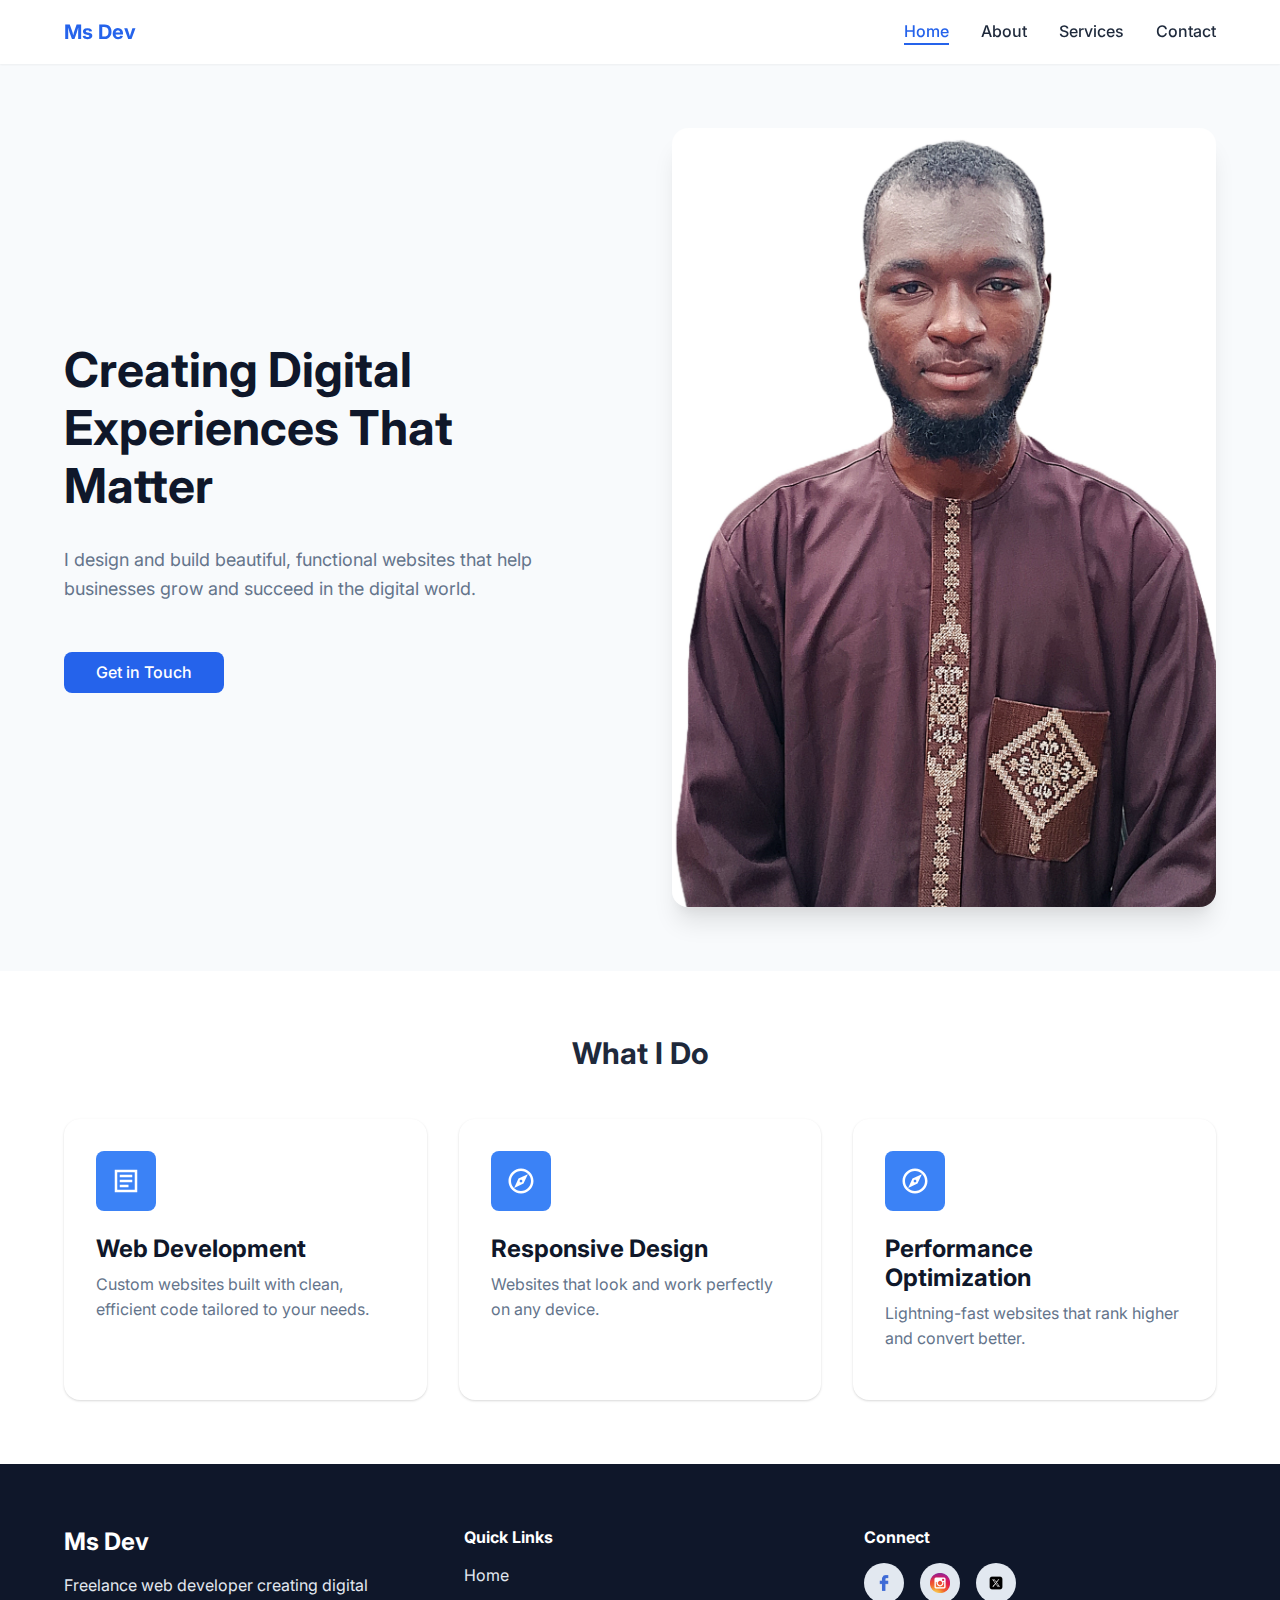
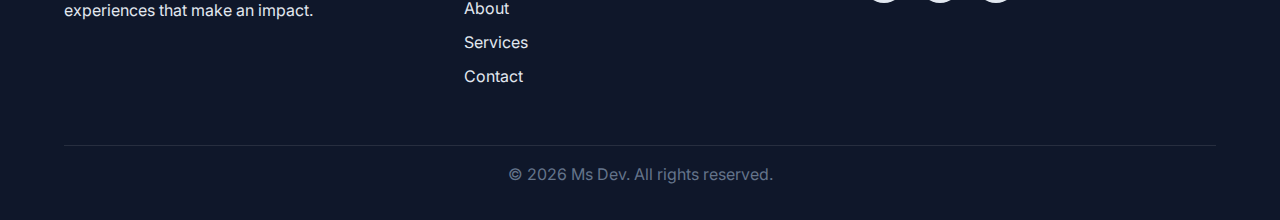
<file: index.html>
<!DOCTYPE html>
<html lang="en">
<head>
    <meta charset="UTF-8">
    <meta name="viewport" content="width=device-width, initial-scale=1.0">
    <title>Ms Dev | Freelance Web Developer</title>
    <meta name="description" content="Professional freelance web developer creating modern, responsive websites">
    <link rel="stylesheet" href="css/style.css">
    <link rel="preconnect" href="https://fonts.googleapis.com">
    <link rel="preconnect" href="https://fonts.gstatic.com" crossorigin>
    <link href="https://fonts.googleapis.com/css2?family=Inter:wght@300;400;500;600;700&display=swap" rel="stylesheet">
</head>
<body>
    <header class="header">
        <div class="container">
            <a href="index.html" class="logo">Ms Dev</a>
            <nav class="nav">
                <button class="menu-toggle" aria-label="Toggle navigation menu">
                    <span class="hamburger"></span>
                </button>
                <ul class="nav-list">
                    <li><a href="index.html" class="active">Home</a></li>
                    <li><a href="about.html">About</a></li>
                    <li><a href="services.html">Services</a></li>
                    <li><a href="contact.html">Contact</a></li>
                </ul>
            </nav>
        </div>
    </header>

    <main>
        <section class="hero">
            <div class="container">
                <div class="hero-content">
                    <h1>Creating Digital Experiences That Matter</h1>
                    <p class="hero-text">I design and build beautiful, functional websites that help businesses grow and succeed in the digital world.</p>
                    <a href="contact.html" class="btn btn-primary">Get in Touch</a>
                </div>
                <div class="hero-image">
                    <img src="assets/images/hero.jpg" alt="Web development illustration" loading="lazy">
                </div>
            </div>
        </section>

        <section class="featured-work">
            <div class="container">
                <h2>What I Do</h2>
                <div class="services-preview">
                    <div class="service-card">
                        <div class="service-icon">
                            <svg viewBox="0 0 24 24" xmlns="http://www.w3.org/2000/svg">
                                <path d="M3 3h18v18H3V3zm16 16V5H5v14h14zM7 7h10v2H7V7zm0 4h10v2H7v-2zm0 4h7v2H7v-2z"/>
                            </svg>
                        </div>
                        <h3>Web Development</h3>
                        <p>Custom websites built with clean, efficient code tailored to your needs.</p>
                    </div>
                    <div class="service-card">
                        <div class="service-icon">
                            <svg viewBox="0 0 24 24" xmlns="http://www.w3.org/2000/svg">
                                <path d="M12 2C6.48 2 2 6.48 2 12s4.48 10 10 10 10-4.48 10-10S17.52 2 12 2zm0 18c-4.41 0-8-3.59-8-8s3.59-8 8-8 8 3.59 8 8-3.59 8-8 8zm-5.5-2.5l7.51-3.49L17.5 6.5 9.99 9.99 6.5 17.5zm5.5-6.6c.61 0 1.1.49 1.1 1.1s-.49 1.1-1.1 1.1-1.1-.49-1.1-1.1.49-1.1 1.1-1.1z"/>
                            </svg>
                        </div>
                        <h3>Responsive Design</h3>
                        <p>Websites that look and work perfectly on any device.</p>
                    </div>
                    <div class="service-card">
                        <div class="service-icon">
                            <svg viewBox="0 0 24 24" xmlns="http://www.w3.org/2000/svg">
                                <path d="M12 2C6.48 2 2 6.48 2 12s4.48 10 10 10 10-4.48 10-10S17.52 2 12 2zm0 18c-4.41 0-8-3.59-8-8s3.59-8 8-8 8 3.59 8 8-3.59 8-8 8zm-5.5-2.5l7.51-3.49L17.5 6.5 9.99 9.99 6.5 17.5zm5.5-6.6c.61 0 1.1.49 1.1 1.1s-.49 1.1-1.1 1.1-1.1-.49-1.1-1.1.49-1.1 1.1-1.1z"/>
                            </svg>
                        </div>
                        <h3>Performance Optimization</h3>
                        <p>Lightning-fast websites that rank higher and convert better.</p>
                    </div>
                </div>
            </div>
        </section>
    </main>

    <footer class="footer">
        <div class="container">
            <div class="footer-content">
                <div class="footer-about">
                    <h3>Ms Dev</h3>
                    <p>Freelance web developer creating digital experiences that make an impact.</p>
                </div>
                <div class="footer-links">
                    <h4>Quick Links</h4>
                    <ul>
                        <li><a href="index.html">Home</a></li>
                        <li><a href="about.html">About</a></li>
                        <li><a href="services.html">Services</a></li>
                        <li><a href="contact.html">Contact</a></li>
                    </ul>
                </div>
                <div class="footer-social">
                    <h4>Connect</h4>
                    <div class="social-icons">
                         <a href="https://www.facebook.com/profile.php?id=100018972619458" target="_blank" aria-label="Facebook">
                            <img src="assets/icons/facebook.png" alt="Facebook icon">
                        </a>
                        <a href="https://www.instagram.com/muhdsmusa_?igsh=YzljYTk1ODg3Zg==" target="_blank" aria-label="Instagram">
                            <img src="assets/icons/instagram.png" alt="Instagram icon">
                        </a>
                        <a href="https://www.instagram.com/muhdsmusa_?igsh=YzljYTk1ODg3Zg==" target="_blank" aria-label="X (formerly Twitter)">
                            <img src="assets/icons/x-png.png" alt="X icon">
                        </a>
                    </div>
                </div>
            </div>
            <div class="footer-bottom">
                <p>&copy; <span id="year"></span> Ms Dev. All rights reserved.</p>
            </div>
        </div>
    </footer>

    <script src="js/script.js"></script>
</body>
</html>
</file>
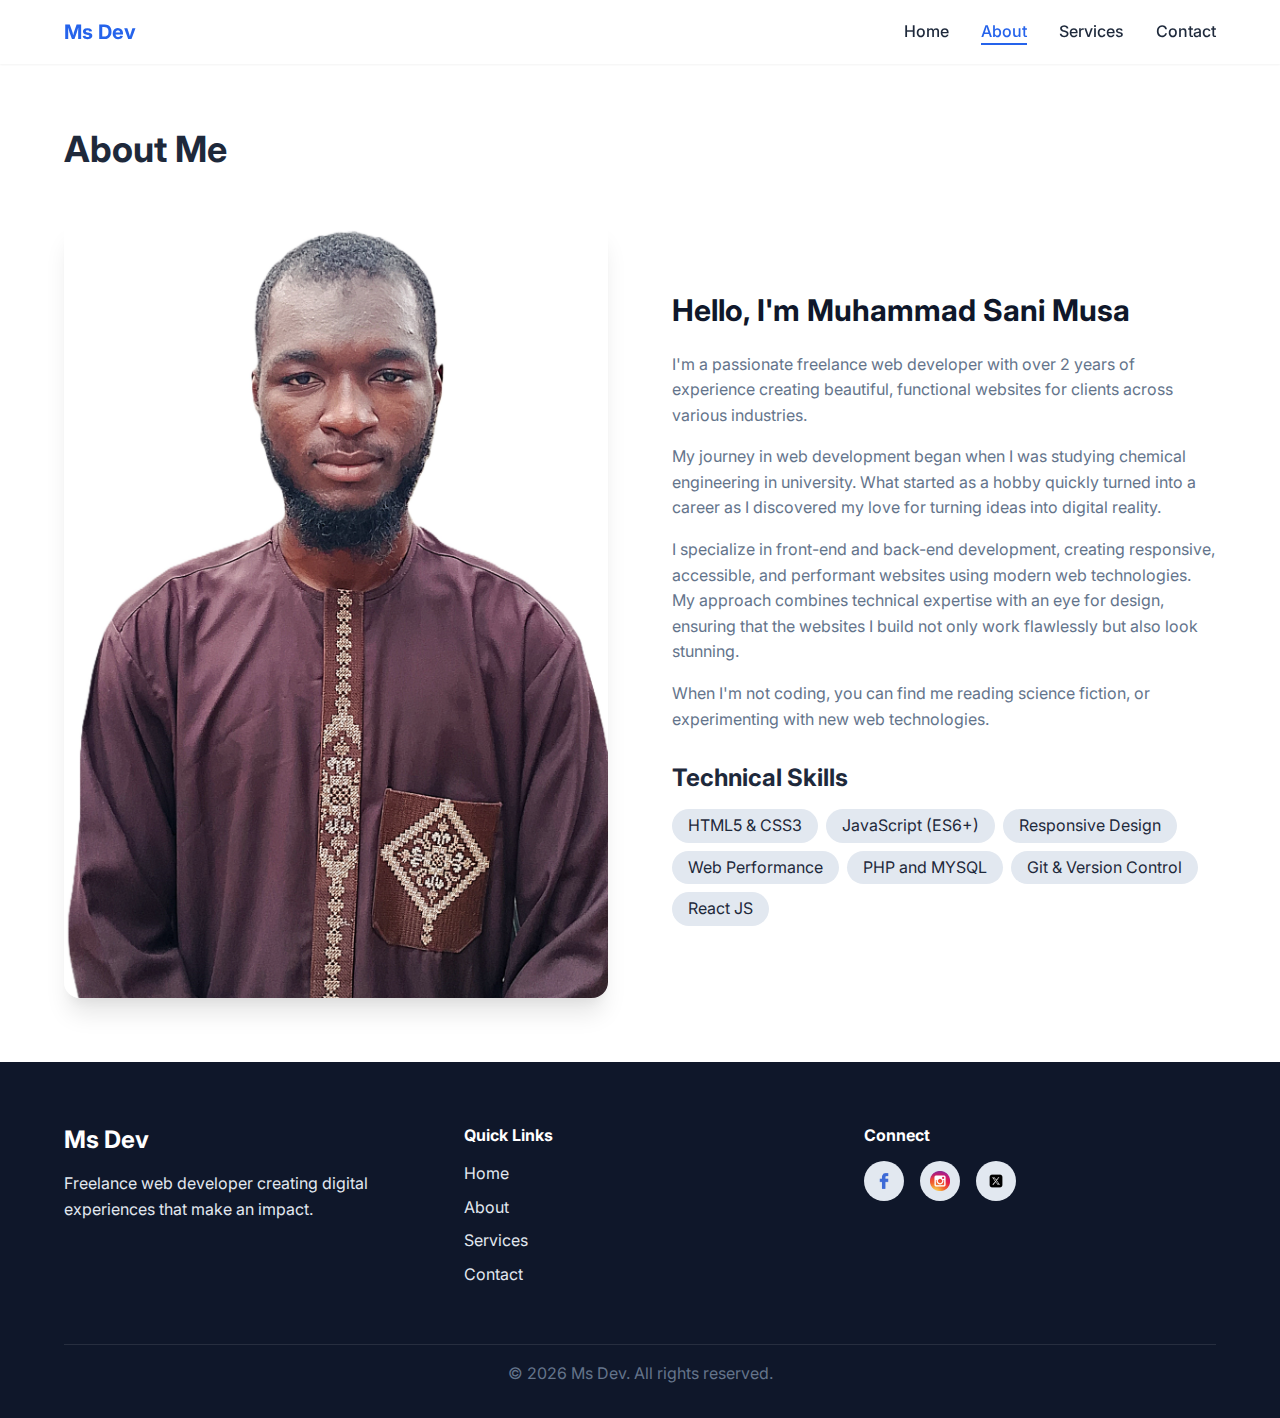
<file: about.html>
<!DOCTYPE html>
<html lang="en">
<head>
    <meta charset="UTF-8">
    <meta name="viewport" content="width=device-width, initial-scale=1.0">
    <title>About Me | Ms Dev - Web Developer</title>
    <meta name="description" content="Learn more about Alex Carter, a professional freelance web developer">
    <link rel="stylesheet" href="css/style.css">
    <link rel="preconnect" href="https://fonts.googleapis.com">
    <link rel="preconnect" href="https://fonts.gstatic.com" crossorigin>
    <link href="https://fonts.googleapis.com/css2?family=Inter:wght@300;400;500;600;700&display=swap" rel="stylesheet">
</head>
<body>
    <header class="header">
        <div class="container">
            <a href="index.html" class="logo">Ms Dev</a>
            <nav class="nav">
                <button class="menu-toggle" aria-label="Toggle navigation menu">
                    <span class="hamburger"></span>
                </button>
                <ul class="nav-list">
                    <li><a href="index.html">Home</a></li>
                    <li><a href="about.html" class="active">About</a></li>
                    <li><a href="services.html">Services</a></li>
                    <li><a href="contact.html">Contact</a></li>
                </ul>
            </nav>
        </div>
    </header>

    <main>
        <section class="about-section">
            <div class="container">
                <h1>About Me</h1>
                <div class="about-content">
                    <div class="about-image">
                        <img src="assets/images/hero.jpg" alt="Alex Carter, Web Developer" loading="lazy">
                    </div>
                    <div class="about-text">
                        <h2>Hello, I'm Muhammad Sani Musa</h2>
                        <p>I'm a passionate freelance web developer with over 2 years of experience creating beautiful, functional websites for clients across various industries.</p>
                        <p>My journey in web development began when I was studying chemical engineering in university. What started as a hobby quickly turned into a career as I discovered my love for turning ideas into digital reality.</p>
                        <p>I specialize in front-end and back-end development, creating responsive, accessible, and performant websites using modern web technologies. My approach combines technical expertise with an eye for design, ensuring that the websites I build not only work flawlessly but also look stunning.</p>
                        <p>When I'm not coding, you can find me reading science fiction, or experimenting with new web technologies.</p>
                        <div class="skills">
                            <h3>Technical Skills</h3>
                            <ul class="skills-list">
                                <li>HTML5 & CSS3</li>
                                <li>JavaScript (ES6+)</li>
                                <li>Responsive Design</li>
                                <li>Web Performance</li>
                                <li>PHP and MYSQL</li>
                                <li>Git & Version Control</li>
                                <li>React JS</li>
                            </ul>
                        </div>
                    </div>
                </div>
            </div>
        </section>
    </main>

    <footer class="footer">
        <div class="container">
            <div class="footer-content">
                <div class="footer-about">
                    <h3>Ms Dev</h3>
                    <p>Freelance web developer creating digital experiences that make an impact.</p>
                </div>
                <div class="footer-links">
                    <h4>Quick Links</h4>
                    <ul>
                        <li><a href="index.html">Home</a></li>
                        <li><a href="about.html">About</a></li>
                        <li><a href="services.html">Services</a></li>
                        <li><a href="contact.html">Contact</a></li>
                    </ul>
                </div>
                <div class="footer-social">
                    <h4>Connect</h4>
                    <div class="social-icons"> 
                        <a href="https://www.facebook.com/profile.php?id=100018972619458" target="_blank" aria-label="Facebook">
                            <img src="assets/icons/facebook.png" alt="Facebook icon">
                        </a>
                        <a href="https://www.instagram.com/muhdsmusa_?igsh=YzljYTk1ODg3Zg==" target="_blank" aria-label="Instagram">
                            <img src="assets/icons/instagram.png" alt="Instagram icon">
                        </a>
                        <a href="https://www.instagram.com/muhdsmusa_?igsh=YzljYTk1ODg3Zg==" target="_blank" aria-label="X (formerly Twitter)">
                            <img src="assets/icons/x-png.png" alt="X icon">
                        </a>
                    </div>
                </div>
            </div>
            <div class="footer-bottom">
                <p>&copy; <span id="year"></span> Ms Dev. All rights reserved.</p>
            </div>
        </div>
    </footer>

    <script src="js/script.js"></script>
</body>
</html>
</file>
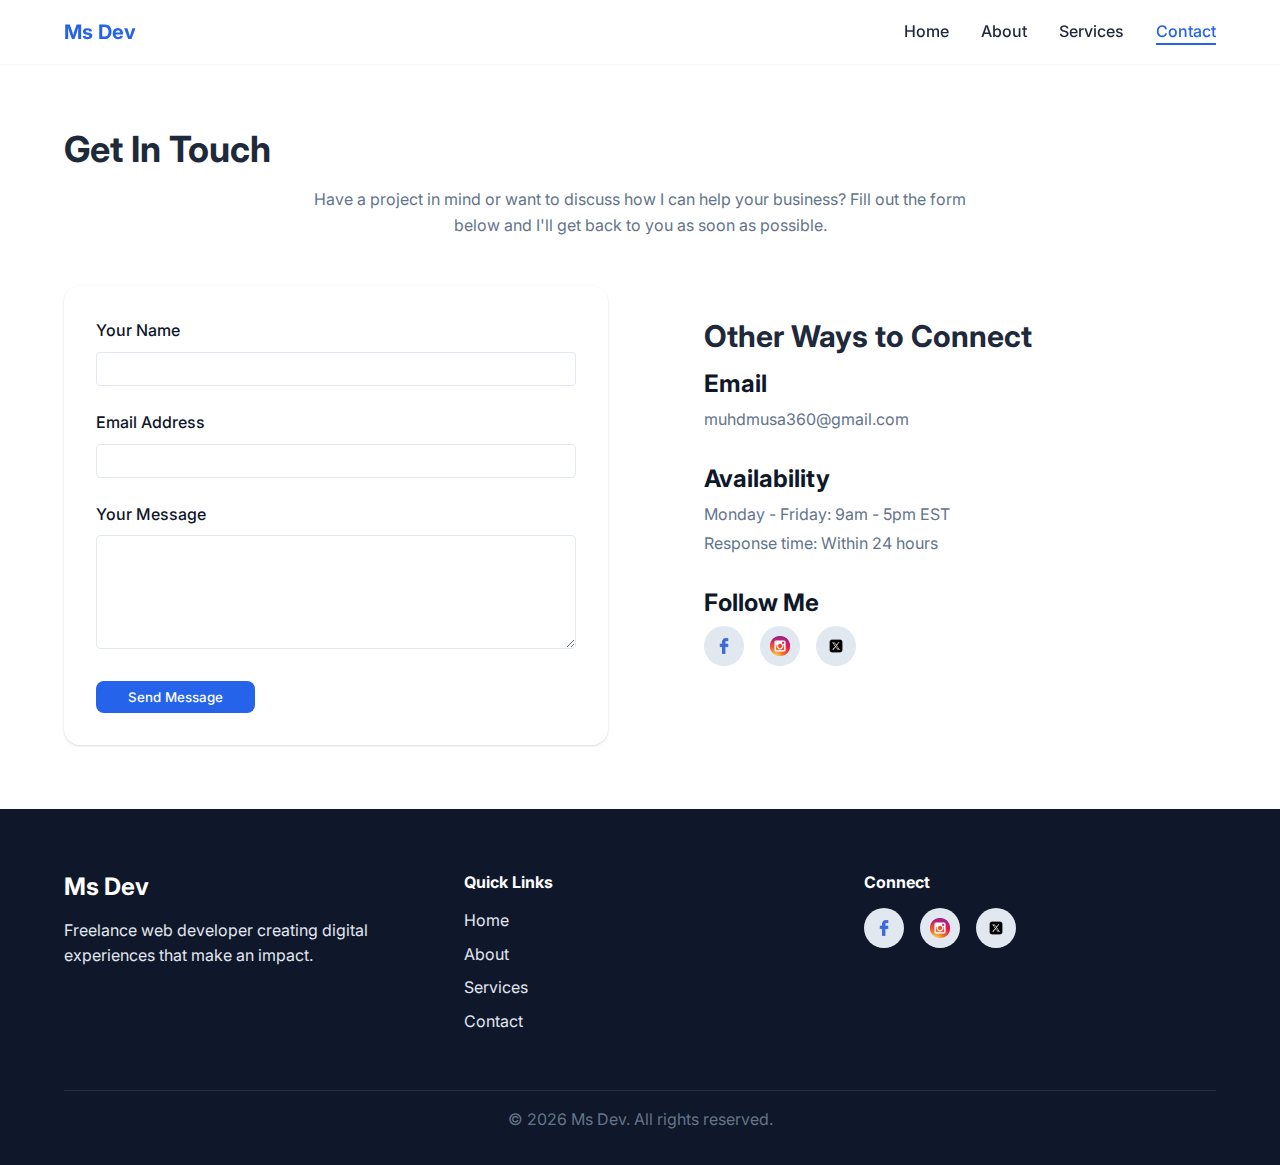
<file: contact.html>
<!DOCTYPE html>
<html lang="en">
<head>
    <meta charset="UTF-8">
    <meta name="viewport" content="width=device-width, initial-scale=1.0">
    <title>Contact | Ms Dev - Web Developer</title>
    <meta name="description" content="Get in touch with Alex Carter for your web development needs">
    <link rel="stylesheet" href="css/style.css">
    <link rel="preconnect" href="https://fonts.googleapis.com">
    <link rel="preconnect" href="https://fonts.gstatic.com" crossorigin>
    <link href="https://fonts.googleapis.com/css2?family=Inter:wght@300;400;500;600;700&display=swap" rel="stylesheet">
</head>
<body>
    <header class="header">
        <div class="container">
            <a href="index.html" class="logo">Ms Dev</a>
            <nav class="nav">
                <button class="menu-toggle" aria-label="Toggle navigation menu">
                    <span class="hamburger"></span>
                </button>
                <ul class="nav-list">
                    <li><a href="index.html">Home</a></li>
                    <li><a href="about.html">About</a></li>
                    <li><a href="services.html">Services</a></li>
                    <li><a href="contact.html" class="active">Contact</a></li>
                </ul>
            </nav>
        </div>
    </header>

    <main>
        <section class="contact-section">
            <div class="container">
                <h1>Get In Touch</h1>
                <p class="section-intro">Have a project in mind or want to discuss how I can help your business? Fill out the form below and I'll get back to you as soon as possible.</p>
                
                <div class="contact-content">
                    <form action="https://formspree.io/f/mpwrgqzn" method="POST" class="contact-form">
                        <div class="form-group">
                            <label for="name">Your Name</label>
                            <input type="text" id="name" name="name" required>
                        </div>
                        <div class="form-group">
                            <label for="email">Email Address</label>
                            <input type="email" id="email" name="email" required>
                        </div>
                        <div class="form-group">
                            <label for="message">Your Message</label>
                            <textarea id="message" name="message" rows="6" required></textarea>
                        </div>
                        <button type="submit" class="btn btn-primary">Send Message</button>
                    </form>
                    
                    <div class="contact-info">
                        <h2>Other Ways to Connect</h2>
                        <div class="info-item">
                            <h3>Email</h3>
                            <p><a href="mailto:muhdmusa360@gmail.com">muhdmusa360@gmail.com</a></p>
                        </div>
                        <div class="info-item">
                            <h3>Availability</h3>
                            <p>Monday - Friday: 9am - 5pm EST</p>
                            <p>Response time: Within 24 hours</p>
                        </div>
                        <div class="info-item">
                            <h3>Follow Me</h3>
                            <div class="social-icons">
                                <a href="https://www.facebook.com/profile.php?id=100018972619458" target="_blank" aria-label="Facebook">
                                    <img src="assets/icons/facebook.png" alt="Facebook icon">
                                </a>
                                <a href="https://www.instagram.com/muhdsmusa_?igsh=YzljYTk1ODg3Zg==" target="_blank" aria-label="Instagram">
                                    <img src="assets/icons/instagram.png" alt="Instagram icon">
                                </a>
                                <a href="https://www.instagram.com/muhdsmusa_?igsh=YzljYTk1ODg3Zg==" target="_blank" aria-label="X (formerly Twitter)">
                                    <img src="assets/icons/x-png.png" alt="X icon">
                                </a>
                            </div>
                        </div>
                    </div>
                </div>
            </div>
        </section>
    </main>

    <footer class="footer">
        <div class="container">
            <div class="footer-content">
                <div class="footer-about">
                    <h3>Ms Dev</h3>
                    <p>Freelance web developer creating digital experiences that make an impact.</p>
                </div>
                <div class="footer-links">
                    <h4>Quick Links</h4>
                    <ul>
                        <li><a href="index.html">Home</a></li>
                        <li><a href="about.html">About</a></li>
                        <li><a href="services.html">Services</a></li>
                        <li><a href="contact.html">Contact</a></li>
                    </ul>
                </div>
                <div class="footer-social">
                    <h4>Connect</h4>
                    <div class="social-icons">
                        <a href="https://facebook.com" aria-label="Facebook">
                            <img src="assets/icons/facebook.png" alt="Facebook icon">
                        </a>
                        <a href="https://instagram.com" aria-label="Instagram">
                            <img src="assets/icons/instagram.png" alt="Instagram icon">
                        </a>
                        <a href="https://x.com" aria-label="X (formerly Twitter)">
                            <img src="assets/icons/x-png.png" alt="X icon">
                        </a>
                    </div>
                </div>
            </div>
            <div class="footer-bottom">
                <p>&copy; <span id="year"></span> Ms Dev. All rights reserved.</p>
            </div>
        </div>
    </footer>

    <script src="js/script.js"></script>
</body>
</html>
</file>
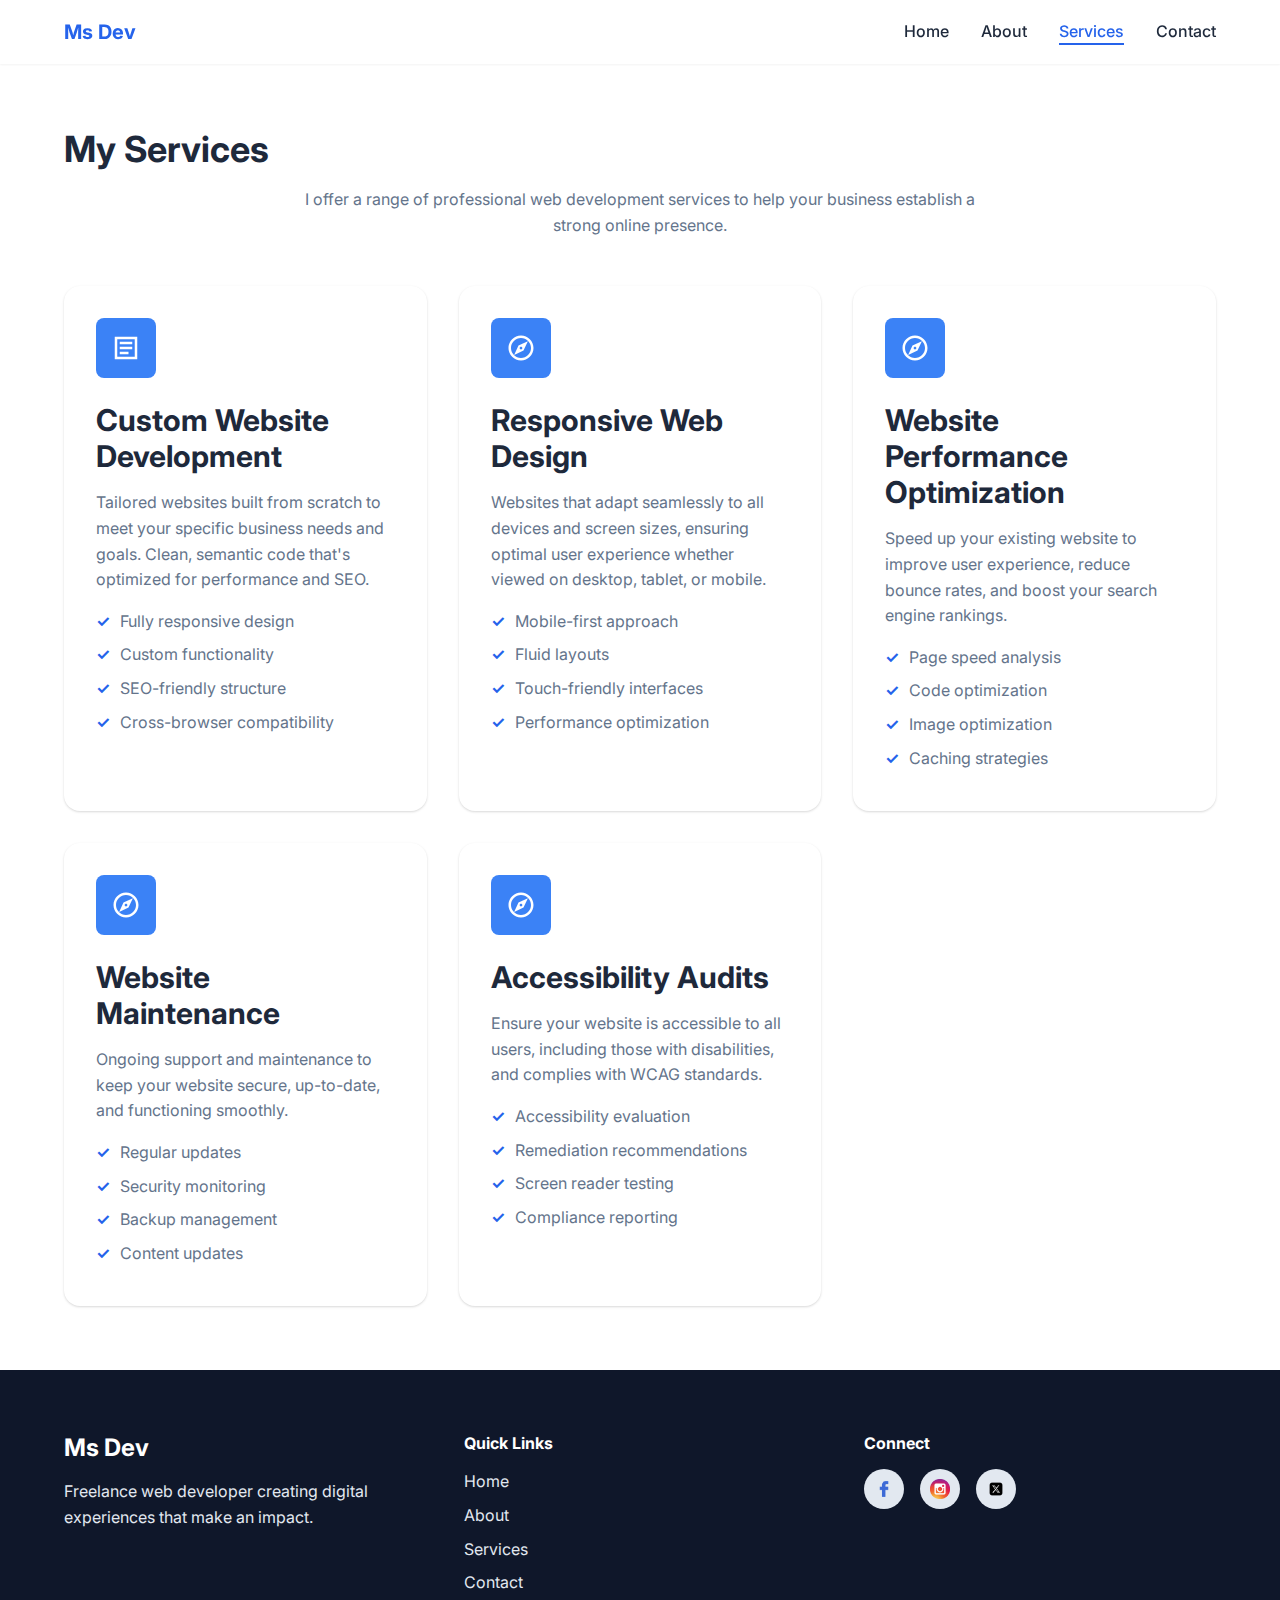
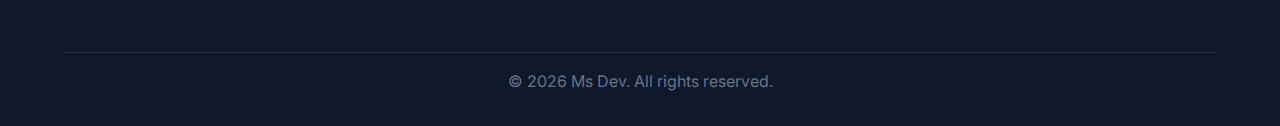
<file: services.html>
<!DOCTYPE html>
<html lang="en">
<head>
    <meta charset="UTF-8">
    <meta name="viewport" content="width=device-width, initial-scale=1.0">
    <title>Services | Alex Carter - Web Developer</title>
    <meta name="description" content="Professional web development services offered by Alex Carter">
    <link rel="stylesheet" href="css/style.css">
    <link rel="preconnect" href="https://fonts.googleapis.com">
    <link rel="preconnect" href="https://fonts.gstatic.com" crossorigin>
    <link href="https://fonts.googleapis.com/css2?family=Inter:wght@300;400;500;600;700&display=swap" rel="stylesheet">
</head>
<body>
    <header class="header">
        <div class="container">
            <a href="index.html" class="logo">Ms Dev</a>
            <nav class="nav">
                <button class="menu-toggle" aria-label="Toggle navigation menu">
                    <span class="hamburger"></span>
                </button>
                <ul class="nav-list">
                    <li><a href="index.html">Home</a></li>
                    <li><a href="about.html">About</a></li>
                    <li><a href="services.html" class="active">Services</a></li>
                    <li><a href="contact.html">Contact</a></li>
                </ul>
            </nav>
        </div>
    </header>

    <main>
        <section class="services-section">
            <div class="container">
                <h1>My Services</h1>
                <p class="section-intro">I offer a range of professional web development services to help your business establish a strong online presence.</p>
                
                <div class="services-grid">
                    <div class="service-card">
                        <div class="service-icon">
                            <svg viewBox="0 0 24 24" xmlns="http://www.w3.org/2000/svg">
                                <path d="M3 3h18v18H3V3zm16 16V5H5v14h14zM7 7h10v2H7V7zm0 4h10v2H7v-2zm0 4h7v2H7v-2z"/>
                            </svg>
                        </div>
                        <h2>Custom Website Development</h2>
                        <p>Tailored websites built from scratch to meet your specific business needs and goals. Clean, semantic code that's optimized for performance and SEO.</p>
                        <ul class="service-features">
                            <li>Fully responsive design</li>
                            <li>Custom functionality</li>
                            <li>SEO-friendly structure</li>
                            <li>Cross-browser compatibility</li>
                        </ul>
                    </div>
                    
                    <div class="service-card">
                        <div class="service-icon">
                            <svg viewBox="0 0 24 24" xmlns="http://www.w3.org/2000/svg">
                                <path d="M12 2C6.48 2 2 6.48 2 12s4.48 10 10 10 10-4.48 10-10S17.52 2 12 2zm0 18c-4.41 0-8-3.59-8-8s3.59-8 8-8 8 3.59 8 8-3.59 8-8 8zm-5.5-2.5l7.51-3.49L17.5 6.5 9.99 9.99 6.5 17.5zm5.5-6.6c.61 0 1.1.49 1.1 1.1s-.49 1.1-1.1 1.1-1.1-.49-1.1-1.1.49-1.1 1.1-1.1z"/>
                            </svg>
                        </div>
                        <h2>Responsive Web Design</h2>
                        <p>Websites that adapt seamlessly to all devices and screen sizes, ensuring optimal user experience whether viewed on desktop, tablet, or mobile.</p>
                        <ul class="service-features">
                            <li>Mobile-first approach</li>
                            <li>Fluid layouts</li>
                            <li>Touch-friendly interfaces</li>
                            <li>Performance optimization</li>
                        </ul>
                    </div>
                    
                    <div class="service-card">
                        <div class="service-icon">
                            <svg viewBox="0 0 24 24" xmlns="http://www.w3.org/2000/svg">
                                <path d="M12 2C6.48 2 2 6.48 2 12s4.48 10 10 10 10-4.48 10-10S17.52 2 12 2zm0 18c-4.41 0-8-3.59-8-8s3.59-8 8-8 8 3.59 8 8-3.59 8-8 8zm-5.5-2.5l7.51-3.49L17.5 6.5 9.99 9.99 6.5 17.5zm5.5-6.6c.61 0 1.1.49 1.1 1.1s-.49 1.1-1.1 1.1-1.1-.49-1.1-1.1.49-1.1 1.1-1.1z"/>
                            </svg>
                        </div>
                        <h2>Website Performance Optimization</h2>
                        <p>Speed up your existing website to improve user experience, reduce bounce rates, and boost your search engine rankings.</p>
                        <ul class="service-features">
                            <li>Page speed analysis</li>
                            <li>Code optimization</li>
                            <li>Image optimization</li>
                            <li>Caching strategies</li>
                        </ul>
                    </div>
                    
                    <div class="service-card">
                        <div class="service-icon">
                            <svg viewBox="0 0 24 24" xmlns="http://www.w3.org/2000/svg">
                                <path d="M12 2C6.48 2 2 6.48 2 12s4.48 10 10 10 10-4.48 10-10S17.52 2 12 2zm0 18c-4.41 0-8-3.59-8-8s3.59-8 8-8 8 3.59 8 8-3.59 8-8 8zm-5.5-2.5l7.51-3.49L17.5 6.5 9.99 9.99 6.5 17.5zm5.5-6.6c.61 0 1.1.49 1.1 1.1s-.49 1.1-1.1 1.1-1.1-.49-1.1-1.1.49-1.1 1.1-1.1z"/>
                            </svg>
                        </div>
                        <h2>Website Maintenance</h2>
                        <p>Ongoing support and maintenance to keep your website secure, up-to-date, and functioning smoothly.</p>
                        <ul class="service-features">
                            <li>Regular updates</li>
                            <li>Security monitoring</li>
                            <li>Backup management</li>
                            <li>Content updates</li>
                        </ul>
                    </div>
                    
                    <div class="service-card">
                        <div class="service-icon">
                            <svg viewBox="0 0 24 24" xmlns="http://www.w3.org/2000/svg">
                                <path d="M12 2C6.48 2 2 6.48 2 12s4.48 10 10 10 10-4.48 10-10S17.52 2 12 2zm0 18c-4.41 0-8-3.59-8-8s3.59-8 8-8 8 3.59 8 8-3.59 8-8 8zm-5.5-2.5l7.51-3.49L17.5 6.5 9.99 9.99 6.5 17.5zm5.5-6.6c.61 0 1.1.49 1.1 1.1s-.49 1.1-1.1 1.1-1.1-.49-1.1-1.1.49-1.1 1.1-1.1z"/>
                            </svg>
                        </div>
                        <h2>Accessibility Audits</h2>
                        <p>Ensure your website is accessible to all users, including those with disabilities, and complies with WCAG standards.</p>
                        <ul class="service-features">
                            <li>Accessibility evaluation</li>
                            <li>Remediation recommendations</li>
                            <li>Screen reader testing</li>
                            <li>Compliance reporting</li>
                        </ul>
                    </div>
                </div>
            </div>
        </section>
    </main>

    <footer class="footer">
        <div class="container">
            <div class="footer-content">
                <div class="footer-about">
                    <h3>Ms Dev</h3>
                    <p>Freelance web developer creating digital experiences that make an impact.</p>
                </div>
                <div class="footer-links">
                    <h4>Quick Links</h4>
                    <ul>
                        <li><a href="index.html">Home</a></li>
                        <li><a href="about.html">About</a></li>
                        <li><a href="services.html">Services</a></li>
                        <li><a href="contact.html">Contact</a></li>
                    </ul>
                </div>
                <div class="footer-social">
                    <h4>Connect</h4>
                    <div class="social-icons">
                         <a href="https://www.facebook.com/profile.php?id=100018972619458" target="_blank" aria-label="Facebook">
                            <img src="assets/icons/facebook.png" alt="Facebook icon">
                        </a>
                        <a href="https://www.instagram.com/muhdsmusa_?igsh=YzljYTk1ODg3Zg==" target="_blank" aria-label="Instagram">
                            <img src="assets/icons/instagram.png" alt="Instagram icon">
                        </a>
                        <a href="https://www.instagram.com/muhdsmusa_?igsh=YzljYTk1ODg3Zg==" target="_blank" aria-label="X (formerly Twitter)">
                            <img src="assets/icons/x-png.png" alt="X icon">
                        </a>
                    </div>
                </div>
            </div>
            <div class="footer-bottom">
                <p>&copy; <span id="year"></span> Ms Dev. All rights reserved.</p>
            </div>
        </div>
    </footer>

    <script src="js/script.js"></script>
</body>
</html>
</file>
<file: css/style.css>
/* Base Styles & Variables */
:root {
    --primary-color: #2563eb;
    --primary-dark: #1d4ed8;
    --primary-light: #3b82f6;
    --secondary-color: #1e293b;
    --accent-color: #f59e0b;
    --light-color: #f8fafc;
    --dark-color: #0f172a;
    --gray-color: #64748b;
    --light-gray: #e2e8f0;
    --success-color: #10b981;
    --error-color: #ef4444;
    
    --font-main: 'Inter', sans-serif;
    --font-size-base: 1rem;
    --font-size-lg: 1.125rem;
    --font-size-xl: 1.25rem;
    --font-size-2xl: 1.5rem;
    --font-size-3xl: 1.875rem;
    --font-size-4xl: 2.25rem;
    --font-size-5xl: 3rem;
    
    --spacing-xs: 0.25rem;
    --spacing-sm: 0.5rem;
    --spacing-md: 1rem;
    --spacing-lg: 1.5rem;
    --spacing-xl: 2rem;
    --spacing-2xl: 3rem;
    --spacing-3xl: 4rem;
    
    --border-radius-sm: 0.25rem;
    --border-radius-md: 0.5rem;
    --border-radius-lg: 1rem;
    --border-radius-full: 9999px;
    
    --shadow-sm: 0 1px 2px 0 rgba(0, 0, 0, 0.05);
    --shadow: 0 1px 3px 0 rgba(0, 0, 0, 0.1), 0 1px 2px 0 rgba(0, 0, 0, 0.06);
    --shadow-md: 0 4px 6px -1px rgba(0, 0, 0, 0.1), 0 2px 4px -1px rgba(0, 0, 0, 0.06);
    --shadow-lg: 0 10px 15px -3px rgba(0, 0, 0, 0.1), 0 4px 6px -2px rgba(0, 0, 0, 0.05);
    --shadow-xl: 0 20px 25px -5px rgba(0, 0, 0, 0.1), 0 10px 10px -5px rgba(0, 0, 0, 0.04);
    
    --transition: all 0.3s ease;
}

* {
    margin: 0;
    padding: 0;
    box-sizing: border-box;
}

html {
    scroll-behavior: smooth;
}

body {
    font-family: var(--font-main);
    line-height: 1.6;
    color: var(--secondary-color);
    background-color: #fff;
    overflow-x: hidden;
}

img {
    max-width: 100%;
    height: auto;
    display: block;
}

a {
    text-decoration: none;
    color: inherit;
    transition: var(--transition);
}

ul {
    list-style: none;
}

button {
    background: none;
    border: none;
    cursor: pointer;
    font-family: inherit;
}

/* Typography */
h1, h2, h3, h4, h5, h6 {
    line-height: 1.2;
    font-weight: 700;
    margin-bottom: var(--spacing-md);
}

h1 {
    font-size: var(--font-size-4xl);
}

h2 {
    font-size: var(--font-size-3xl);
}

h3 {
    font-size: var(--font-size-2xl);
}

p {
    margin-bottom: var(--spacing-md);
    color: var(--gray-color);
}

/* Utility Classes */
.container {
    width: 100%;
    max-width: 1200px;
    margin: 0 auto;
    padding: 0 var(--spacing-lg);
}

.section {
    padding: var(--spacing-3xl) 0;
}

.btn {
    display: inline-block;
    padding: var(--spacing-sm) var(--spacing-xl);
    border-radius: var(--border-radius-md);
    font-weight: 500;
    transition: var(--transition);
}

.btn-primary {
    background-color: var(--primary-color);
    color: white;
}

.btn-primary:hover {
    background-color: var(--primary-dark);
    transform: translateY(-2px);
    box-shadow: var(--shadow-md);
}

/* Header Styles */
.header {
    position: fixed;
    top: 0;
    left: 0;
    width: 100%;
    background-color: white;
    box-shadow: var(--shadow-sm);
    z-index: 1000;
    padding: var(--spacing-md) 0;
}

.header .container {
    display: flex;
    justify-content: space-between;
    align-items: center;
}

.logo {
    font-size: var(--font-size-xl);
    font-weight: 700;
    color: var(--primary-color);
}

.nav-list {
    display: flex;
    gap: var(--spacing-xl);
}

.nav-list a {
    font-weight: 500;
    position: relative;
}

.nav-list a::after {
    content: '';
    position: absolute;
    bottom: -4px;
    left: 0;
    width: 0;
    height: 2px;
    background-color: var(--primary-color);
    transition: var(--transition);
}

.nav-list a:hover::after,
.nav-list a.active::after {
    width: 100%;
}

.nav-list a.active {
    color: var(--primary-color);
}

.menu-toggle {
    display: none;
    width: 30px;
    height: 24px;
    position: relative;
    z-index: 1001;
}

.hamburger {
    position: absolute;
    width: 100%;
    height: 3px;
    background-color: var(--dark-color);
    transition: var(--transition);
}

.hamburger::before,
.hamburger::after {
    content: '';
    position: absolute;
    width: 100%;
    height: 3px;
    background-color: var(--dark-color);
    transition: var(--transition);
}

.hamburger::before {
    top: -8px;
}

.hamburger::after {
    bottom: -8px;
}

.menu-toggle.active .hamburger {
    background-color: transparent;
}

.menu-toggle.active .hamburger::before {
    top: 0;
    transform: rotate(45deg);
}

.menu-toggle.active .hamburger::after {
    bottom: 0;
    transform: rotate(-45deg);
}

/* Hero Section */
.hero {
    padding-top: calc(var(--spacing-3xl) * 2);
    padding-bottom: var(--spacing-3xl);
    background-color: var(--light-color);
}

.hero .container {
    display: flex;
    align-items: center;
    gap: var(--spacing-3xl);
    height: 2%;
}

.hero-content {
    flex: 1;
}

.hero-image {
    flex: 1;
    border-radius: var(--border-radius-lg);
    overflow: hidden;
    box-shadow: var(--shadow-xl);
}

.hero h1 {
    font-size: var(--font-size-5xl);
    margin-bottom: var(--spacing-xl);
    color: var(--dark-color);
}

.hero-text {
    font-size: var(--font-size-lg);
    margin-bottom: var(--spacing-2xl);
    max-width: 600px;
}

/* Featured Work Section */
.featured-work {
    padding: var(--spacing-3xl) 0;
}

.featured-work h2 {
    text-align: center;
    margin-bottom: var(--spacing-2xl);
}

.services-preview {
    display: grid;
    grid-template-columns: repeat(auto-fit, minmax(300px, 1fr));
    gap: var(--spacing-xl);
}

.service-card {
    background-color: white;
    border-radius: var(--border-radius-lg);
    padding: var(--spacing-xl);
    box-shadow: var(--shadow);
    transition: var(--transition);
}

.service-card:hover {
    transform: translateY(-5px);
    box-shadow: var(--shadow-lg);
}

.service-icon {
    width: 60px;
    height: 60px;
    background-color: var(--primary-light);
    border-radius: var(--border-radius-md);
    display: flex;
    align-items: center;
    justify-content: center;
    margin-bottom: var(--spacing-lg);
}

.service-icon svg {
    width: 30px;
    height: 30px;
    fill: white;
}

.service-card h3 {
    margin-bottom: var(--spacing-sm);
    color: var(--dark-color);
}

/* About Page Styles */
.about-section {
    padding-top: calc(var(--spacing-3xl) * 2);
    padding-bottom: var(--spacing-3xl);
}

.about-content {
    display: flex;
    gap: var(--spacing-3xl);
    align-items: center;
    margin-top: var(--spacing-2xl);
}

.about-image {
    flex: 1;
    border-radius: var(--border-radius-lg);
    overflow: hidden;
    box-shadow: var(--shadow-xl);
}

.about-text {
    flex: 1;
}

.about-text h2 {
    color: var(--dark-color);
    margin-bottom: var(--spacing-lg);
}

.skills {
    margin-top: var(--spacing-xl);
}

.skills h3 {
    margin-bottom: var(--spacing-md);
}

.skills-list {
    display: flex;
    flex-wrap: wrap;
    gap: var(--spacing-sm);
}

.skills-list li {
    background-color: var(--light-gray);
    padding: var(--spacing-xs) var(--spacing-md);
    border-radius: var(--border-radius-full);
    font-size: var(--font-size-base);
    color: var(--secondary-color);
}

/* Services Page Styles */
.services-section {
    padding-top: calc(var(--spacing-3xl) * 2);
    padding-bottom: var(--spacing-3xl);
}

.section-intro {
    text-align: center;
    max-width: 700px;
    margin: 0 auto var(--spacing-2xl);
}

.services-grid {
    display: grid;
    grid-template-columns: repeat(auto-fit, minmax(300px, 1fr));
    gap: var(--spacing-xl);
    margin-top: var(--spacing-2xl);
}

.service-features {
    margin-top: var(--spacing-md);
}

.service-features li {
    margin-bottom: var(--spacing-sm);
    position: relative;
    padding-left: var(--spacing-lg);
    color: var(--gray-color);
}

.service-features li::before {
    content: '✓';
    position: absolute;
    left: 0;
    color: var(--primary-color);
    font-weight: bold;
}

/* Contact Page Styles */
.contact-section {
    padding-top: calc(var(--spacing-3xl) * 2);
    padding-bottom: var(--spacing-3xl);
}

.contact-content {
    display: flex;
    gap: var(--spacing-3xl);
    margin-top: var(--spacing-2xl);
}

.contact-form {
    flex: 1;
    background-color: white;
    padding: var(--spacing-xl);
    border-radius: var(--border-radius-lg);
    box-shadow: var(--shadow);
}

.form-group {
    margin-bottom: var(--spacing-lg);
}

.form-group label {
    display: block;
    margin-bottom: var(--spacing-sm);
    font-weight: 500;
    color: var(--dark-color);
}

.form-group input,
.form-group textarea {
    width: 100%;
    padding: var(--spacing-sm);
    border: 1px solid var(--light-gray);
    border-radius: var(--border-radius-sm);
    font-family: inherit;
    transition: var(--transition);
}

.form-group input:focus,
.form-group textarea:focus {
    outline: none;
    border-color: var(--primary-color);
    box-shadow: 0 0 0 2px rgba(37, 99, 235, 0.2);
}

.contact-info {
    flex: 1;
    padding: var(--spacing-xl);
}

.info-item {
    margin-bottom: var(--spacing-xl);
}

.info-item h3 {
    color: var(--dark-color);
    margin-bottom: var(--spacing-sm);
}

.info-item p {
    margin-bottom: var(--spacing-xs);
}

.social-icons {
    display: flex;
    gap: var(--spacing-md);
}

.social-icons a {
    display: flex;
    align-items: center;
    justify-content: center;
    width: 40px;
    height: 40px;
    background-color: var(--light-gray);
    border-radius: 50%;
    transition: var(--transition);
}

.social-icons a:hover {
    background-color: var(--primary-color);
}

.social-icons a:hover img {
    filter: brightness(0) invert(1);
}

.social-icons img {
    width: 20px;
    height: 20px;
}

/* Footer Styles */
.footer {
    background-color: var(--dark-color);
    color: white;
    padding: var(--spacing-3xl) 0 var(--spacing-md);
}

.footer-content {
    display: grid;
    grid-template-columns: repeat(auto-fit, minmax(250px, 1fr));
    gap: var(--spacing-2xl);
    margin-bottom: var(--spacing-2xl);
}

.footer-about h3 {
    color: white;
    margin-bottom: var(--spacing-md);
}

.footer-about p {
    color: var(--light-gray);
}

.footer-links h4 {
    color: white;
    margin-bottom: var(--spacing-md);
}

.footer-links ul li {
    margin-bottom: var(--spacing-sm);
}

.footer-links a {
    color: var(--light-gray);
}

.footer-links a:hover {
    color: white;
}

.footer-social h4 {
    color: white;
    margin-bottom: var(--spacing-md);
}

.footer-bottom {
    border-top: 1px solid rgba(255, 255, 255, 0.1);
    padding-top: var(--spacing-md);
    text-align: center;
    color: var(--light-gray);
    font-size: var(--font-size-base);
}

/* Responsive Styles */
@media (max-width: 1024px) {
    .hero .container,
    .about-content {
        flex-direction: column;
        gap: var(--spacing-2xl);
    }
    
    .hero-image,
    .about-image {
        order: -1;
        width: 100%;
        max-width: 600px;
    }
    
    .hero-content,
    .about-text {
        text-align: center;
    }
    
    .hero-text {
        margin-left: auto;
        margin-right: auto;
    }
    
    .skills-list {
        justify-content: center;
    }
    
    .contact-content {
        flex-direction: column;
    }
}

@media (max-width: 768px) {
    .menu-toggle {
        display: block;
    }
    
    .nav-list {
        position: fixed;
        top: 0;
        right: -100%;
        width: 80%;
        max-width: 300px;
        height: 100vh;
        background-color: white;
        flex-direction: column;
        align-items: center;
        justify-content: center;
        box-shadow: -5px 0 15px rgba(0, 0, 0, 0.1);
        transition: var(--transition);
    }
    
    .nav-list.active {
        right: 0;
    }
    
    h1 {
        font-size: var(--font-size-3xl);
    }
    
    h2 {
        font-size: var(--font-size-2xl);
    }
    
    .hero h1 {
        font-size: var(--font-size-4xl);
    }
}

@media (max-width: 480px) {
    :root {
        --font-size-base: 0.9375rem;
    }
    
    .container {
        padding: 0 var(--spacing-md);
    }
    
    .section {
        padding: var(--spacing-2xl) 0;
    }
    
    .hero {
        padding-top: calc(var(--spacing-2xl) * 2);
    }
    
    .btn {
        width: 100%;
        text-align: center;
    }
    
    .service-card {
        padding: var(--spacing-lg);
    }
}
</file>
